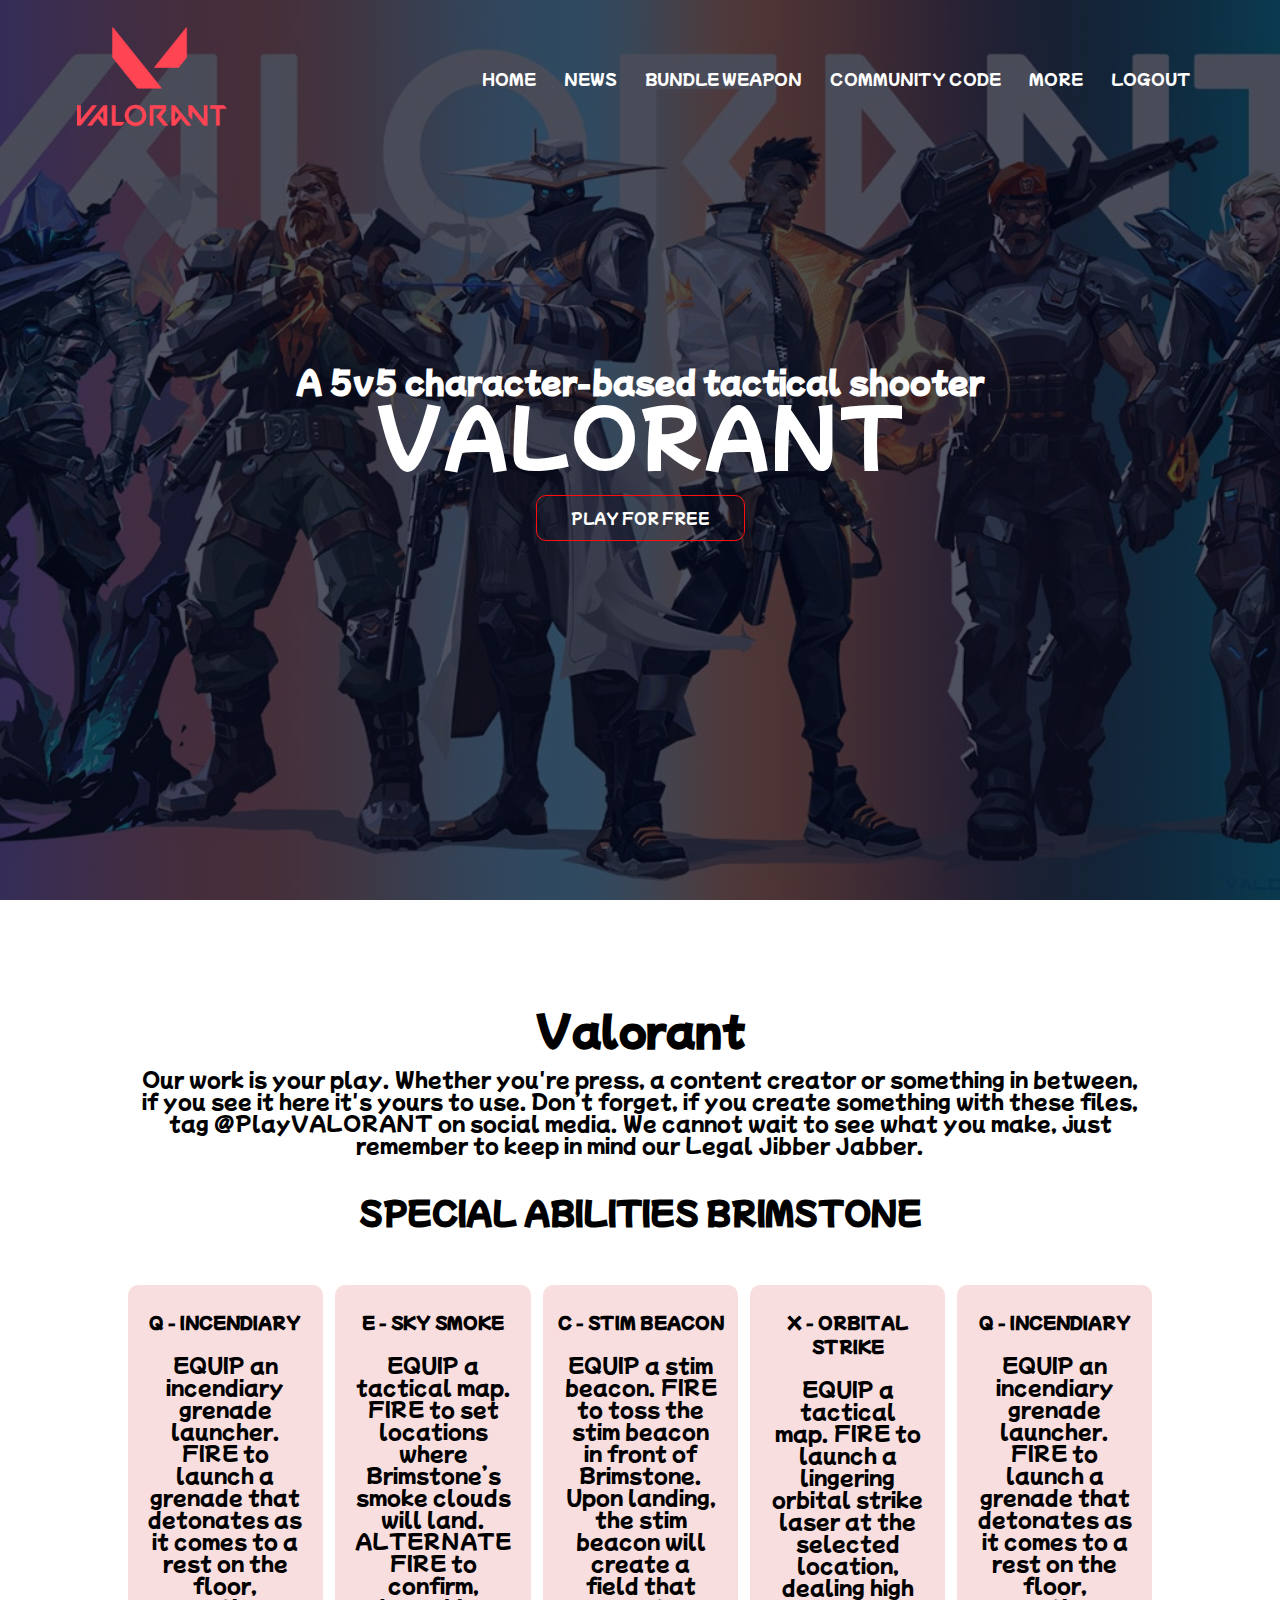
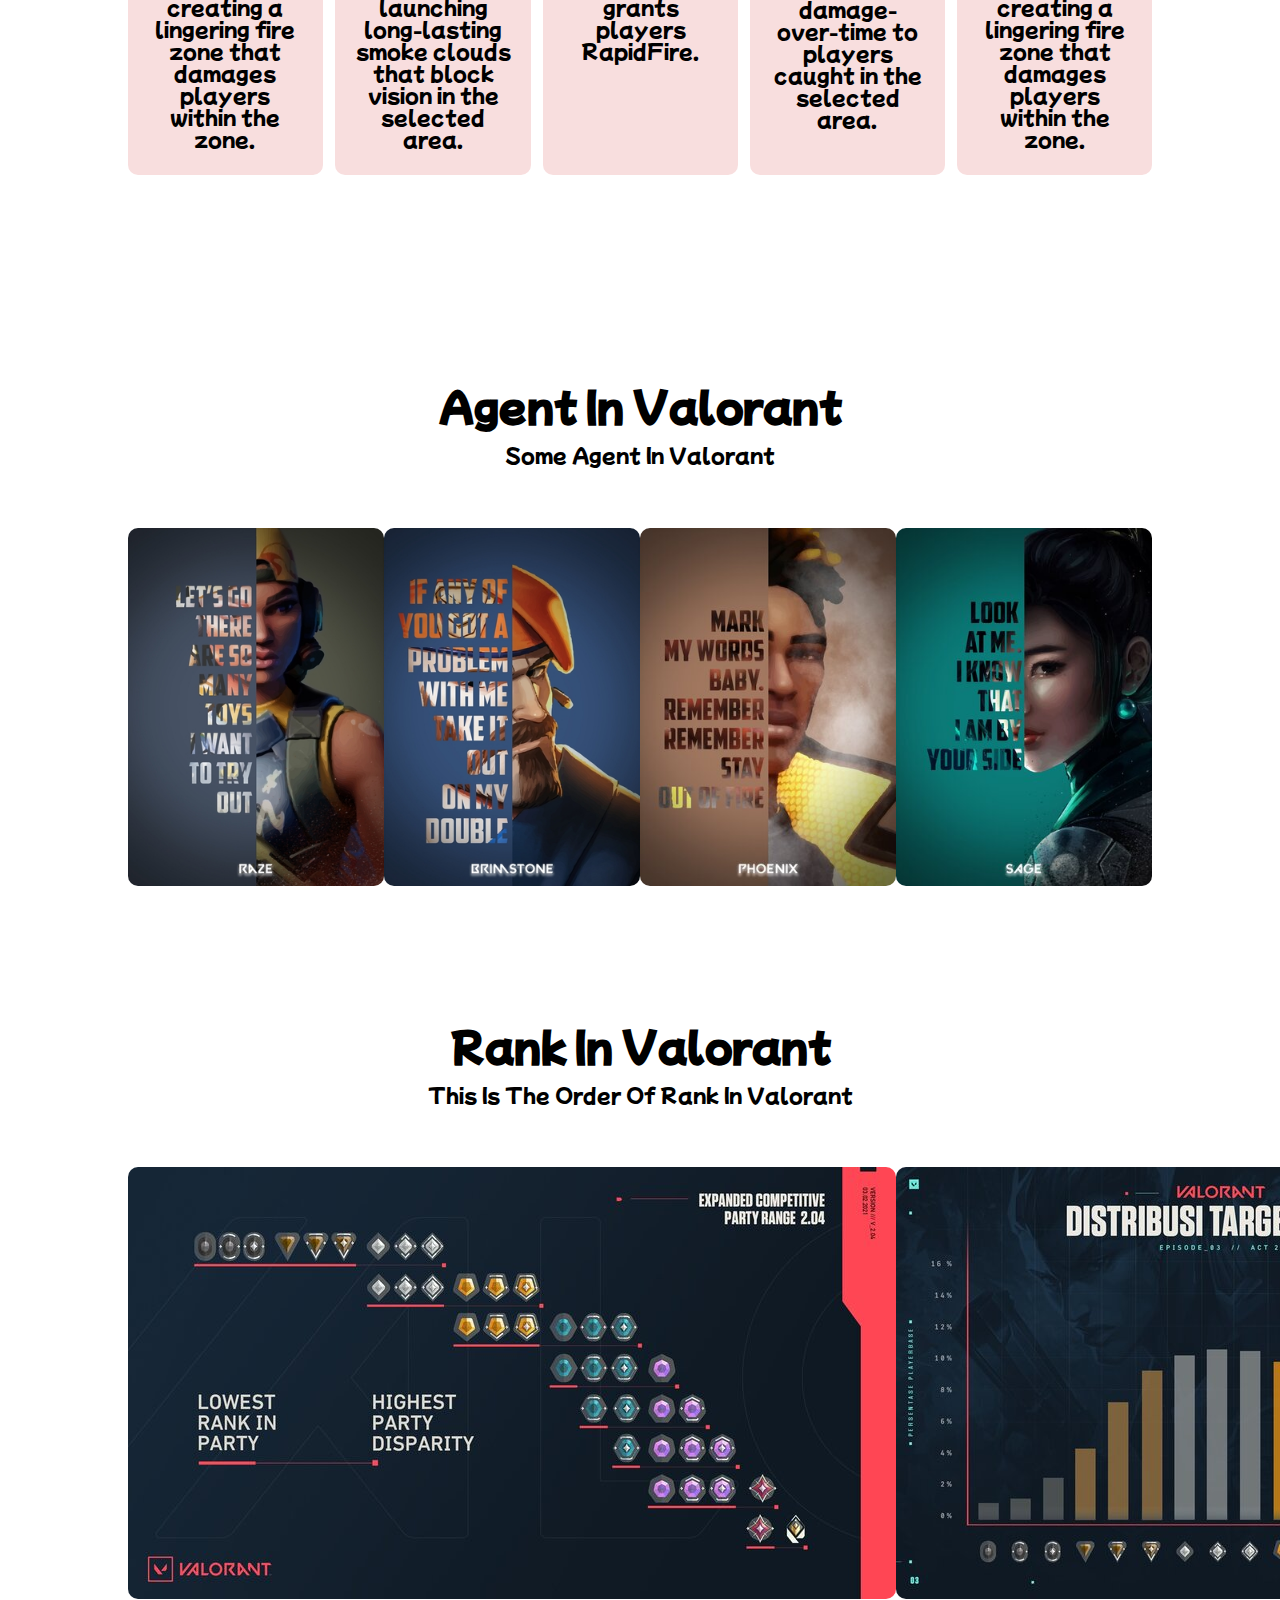
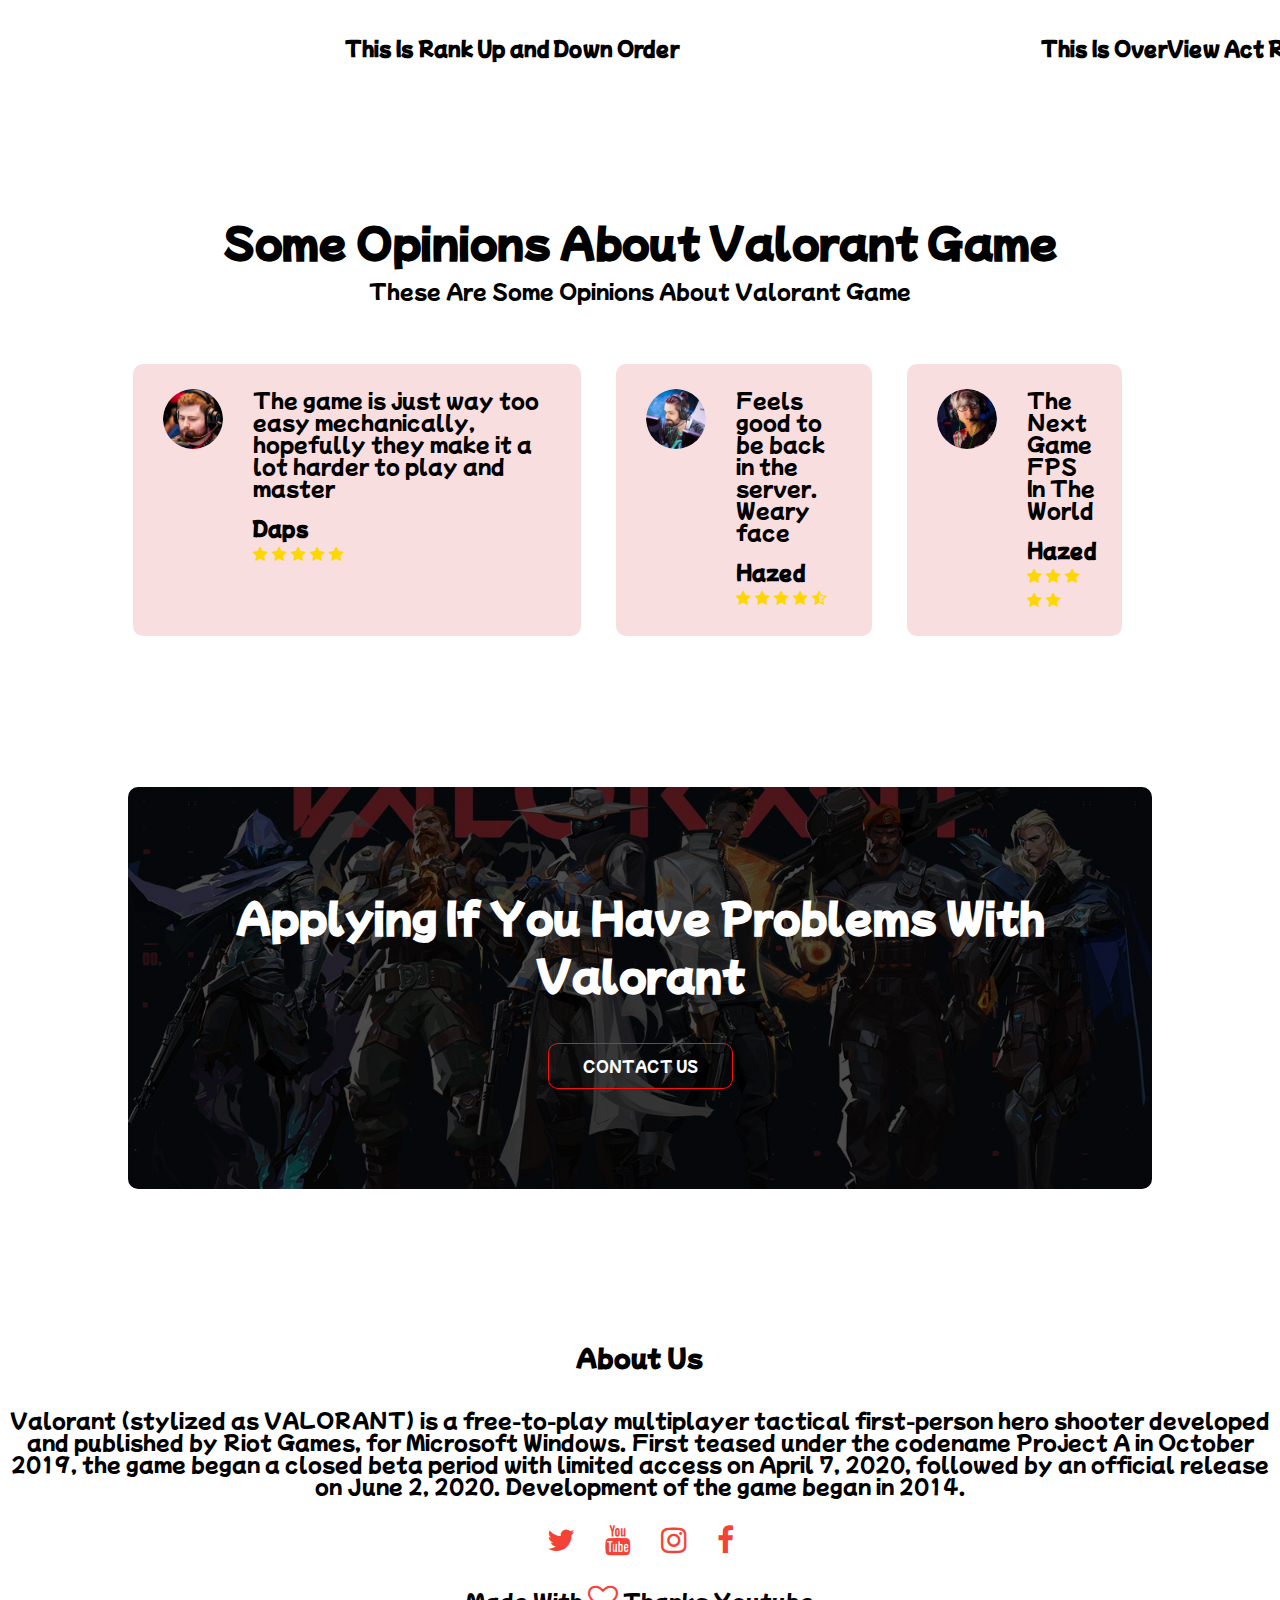
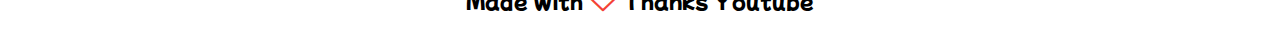
<file: website/index.html>
<!DOCTYPE html>
<html>

<head>
    <meta name="viewport" content="with=device-width, initial-scale=1.0">
    <title>PlayValorant</title>
    <link rel="stylesheet" href="style.css">
    <link rel="preconnect" href="https://fonts.googleapis.com">
    <link rel="preconnect" href="https://fonts.gstatic.com" crossorigin>
    <link href="https://fonts.googleapis.com/css2?family=Mochiy+Pop+One&display=swap" rel="stylesheet">
    <link rel="stylesheet" href="https://cdnjs.cloudflare.com/ajax/libs/font-awesome/4.7.0/css/font-awesome.min.css">
</head>

<body>
    <section class="header">
        <nav>
            <a href="index.html"><img src="assets/images/logo.png"></a>
            <div class="nav-links" id="navLinks">
                <i class="fa fa-times-circle-o" onclick="hideMenu()"></i>
                <ul>
                    <li><a href="index.html">HOME</a></li>
                    <li><a href="news.html">NEWS</a></li>
                    <li><a href="bundleweapon.html">BUNDLE WEAPON</a></li>
                    <li><a href="communitycode.html">COMMUNITY CODE</a></li>
                    <li><a href="more2.html">MORE</a></li>
                    <li><a href="http://localhost/UASERP/logout.php">LOGOUT</a></li>
                </ul>
            </div>
            <i class="fa fa-bars" onclick="showMenu()"></i>

        </nav>
        <div class="text-box">
            <h1>A 5v5 character-based tactical shooter</h1>
            <p>VALORANT</p>
            <a href="https://playvalorant.com/en-us/" class="hero-btn">PLAY FOR FREE</a>
        </div>
    </section>

    <!----- Valorant ----->
    <section class="valorant">
        <h1>Valorant</h1>
        <p>Our work is your play. Whether you're press, a content creator or something in between, if you see it here it's yours to use. Don’t forget, if you create something with these files, tag @PlayVALORANT on social media. We cannot wait to see what
            you make, just remember to keep in mind our Legal Jibber Jabber.</p><br>

        <h2>SPECIAL ABILITIES BRIMSTONE</h2>

        <div class="row">
            <div class="valorant-col">
                <h4>Q - INCENDIARY</h4>
                <p>EQUIP an incendiary grenade launcher. FIRE to launch a grenade that detonates as it comes to a rest on the floor, creating a lingering fire zone that damages players within the zone.</p>
            </div>
            <div class="valorant-col">
                <h4>E - SKY SMOKE</h4>
                <p>EQUIP a tactical map. FIRE to set locations where Brimstone’s smoke clouds will land. ALTERNATE FIRE to confirm, launching long-lasting smoke clouds that block vision in the selected area.</p>
            </div>
            <div class="valorant-col">
                <h4>C - STIM BEACON</h4>
                <p>EQUIP a stim beacon. FIRE to toss the stim beacon in front of Brimstone. Upon landing, the stim beacon will create a field that grants players RapidFire.</p>
            </div>
            <div class="valorant-col">
                <h4>X - ORBITAL STRIKE</h4>
                <p>EQUIP a tactical map. FIRE to launch a lingering orbital strike laser at the selected location, dealing high damage-over-time to players caught in the selected area.</p>
            </div>
            <div class="valorant-col">
                <h4>Q - INCENDIARY</h4>
                <p>EQUIP an incendiary grenade launcher. FIRE to launch a grenade that detonates as it comes to a rest on the floor, creating a lingering fire zone that damages players within the zone.</p>
            </div>
        </div>
    </section>

    <!-----Agent----->
    <section class="agent">
        <h1>Agent In Valorant</h1>
        <p>Some Agent In Valorant</p>

        <div class="row">
            <div class="agent-col">
                <img src="assets/images/agent1.jpg">
                <div class="layer">
                    <h3>RAZE</h3>
                </div>
            </div>
            <div class="agent-col">
                <img src="assets/images/agent2.jpg">
                <div class="layer">
                    <h3>BRIMSTONE</h3>
                </div>
            </div>
            <div class="agent-col">
                <img src="assets/images/agent5.jpg">
                <div class="layer">
                    <h3>PHOENIX</h3>
                </div>
            </div>
            <div class="agent-col">
                <img src="assets/images/agent6.jpg">
                <div class="layer">
                    <h3>SAGE</h3>
                </div>
            </div>
        </div>
    </section>
    <!------Rank------>
    <section class="rank">
        <h1>Rank In Valorant</h1>
        <p>This Is The Order Of Rank In Valorant</p>

        <div class="row">
            <div class="rank-col">
                <img src="assets/images/Compet-queue-disparity1.jpg">
                <h3>This Is Rank Up and Down Order</h3>
            </div>
            <div class="rank-col">
                <img src="assets/images/Act Rank Graph1.jpg">
                <h3>This Is OverView Act Rank Graph In Valorant</h3>
            </div>
        </div>
    </section>

    <!-----Testimonials----->
    <section class="testimonials">
        <h1>Some Opinions About Valorant Game</h1>
        <p>These Are Some Opinions About Valorant Game</p>

        <div class="row">
            <div class="testimonial-col">
                <img src="assets/images/proplayer1-modified.png">
                <div>
                    <p>The game is just way too easy mechanically, hopefully they make it a lot harder to play and master
                    </p>
                    <h3>Daps</h3>
                    <i class="fa fa-star"></i>
                    <i class="fa fa-star"></i>
                    <i class="fa fa-star"></i>
                    <i class="fa fa-star"></i>
                    <i class="fa fa-star"></i>
                </div>
            </div>

            <div class="testimonial-col">
                <img src="assets/images/proplayer3-modified.png">
                <div>
                    <p>Feels good to be back in the server. Weary face</p>
                    <h3>Hazed</h3>
                    <i class="fa fa-star"></i>
                    <i class="fa fa-star"></i>
                    <i class="fa fa-star"></i>
                    <i class="fa fa-star"></i>
                    <i class="fa fa-star-half-o"></i>
                </div>
            </div>
            <div class="testimonial-col">
                <img src="assets/images/proplayer4-modified.png">
                <div>
                    <p>The Next Game FPS In The World</p>
                    <h3>Hazed</h3>
                    <i class="fa fa-star"></i>
                    <i class="fa fa-star"></i>
                    <i class="fa fa-star"></i>
                    <i class="fa fa-star"></i>
                    <i class="fa fa-star"></i>
                </div>
            </div>
        </div>
    </section>

    <!-----Call To Action ----->
    <section class="cta">
        <h1>Applying If You Have Problems With Valorant</h1>
        <a href="https://support-valorant.riotgames.com/hc/en-us/requests/new" class="hero-btn">CONTACT US</a>
    </section>

    <!-----Footer ----->
    <Section class="footer">
        <h4>About Us</h4>
        <p>Valorant (stylized as VALORANT) is a free-to-play multiplayer tactical first-person hero shooter developed and published by Riot Games, for Microsoft Windows. First teased under the codename Project A in October 2019, the game began a closed beta
            period with limited access on April 7, 2020, followed by an official release on June 2, 2020. Development of the game began in 2014.</p>
        <div class="icon">
            <i class="fa fa-twitter" style='font-size:30px'></i>
            <i class="fa fa-youtube" style='font-size:30px'></i>
            <i class="fa fa-instagram" style='font-size:30px'></i>
            <i class="fa fa-facebook" style='font-size:30px'></i>
        </div>
        <p>Made With <i class="fa fa-heart-o" style='font-size:30px'></i> Thanks Youtube</p>
    </Section>

    <!--------Javascript for Toggle
                    Menu--------->
    <script>
        var navLinks = document.getElementById("navLinks");

        function showMenu() {
            navLinks.style.right = "0";
        }

        function hideMenu() {
            navLinks.style.right = "-200px";
        }
    </script>
</body>

</html>
</file>
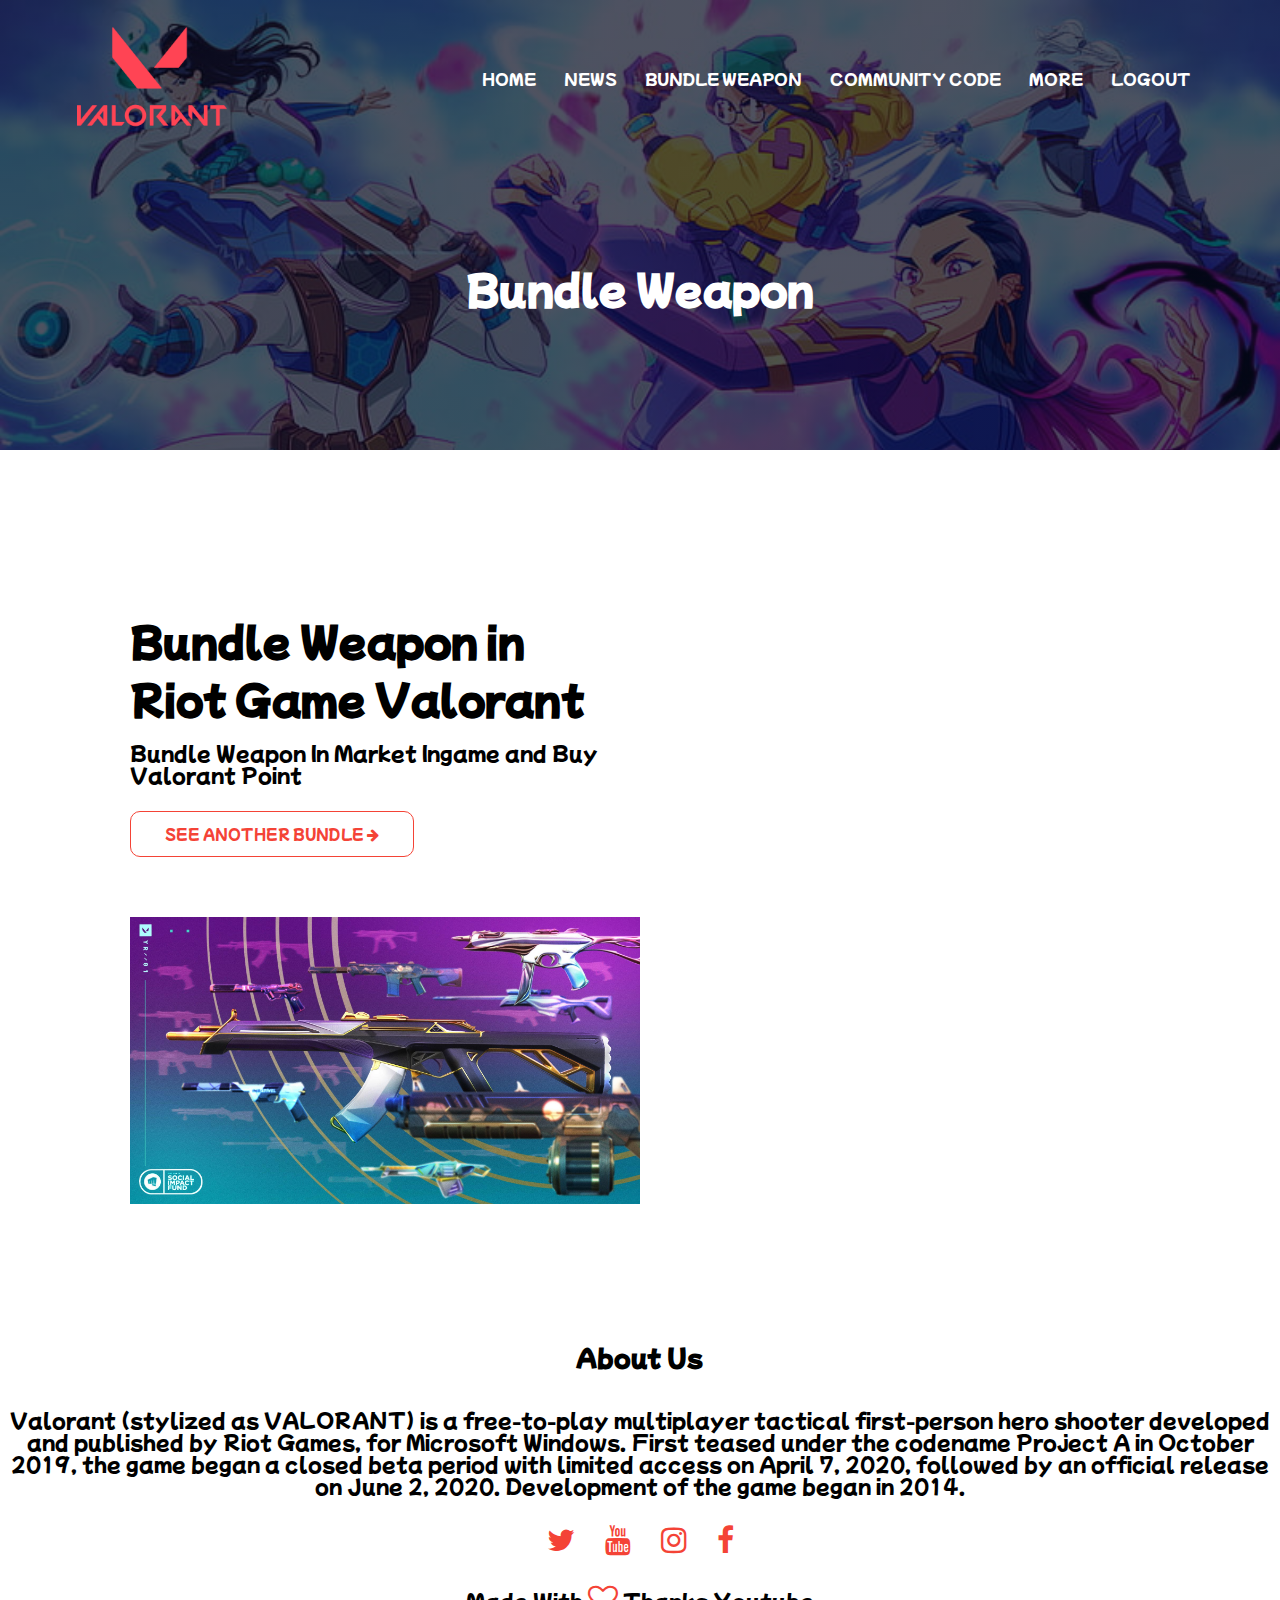
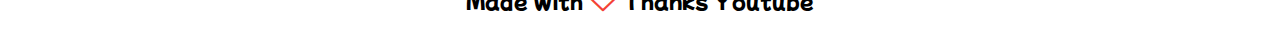
<file: website/bundleweapon.html>
<!DOCTYPE html>
<html>

<head>
    <meta name="viewport" content="with=device-width, initial-scale=1.0">
    <title>PlayValorant</title>
    <link rel="stylesheet" href="style.css">
    <link rel="preconnect" href="https://fonts.googleapis.com">
    <link rel="preconnect" href="https://fonts.gstatic.com" crossorigin>
    <link href="https://fonts.googleapis.com/css2?family=Mochiy+Pop+One&display=swap" rel="stylesheet">
    <link rel="stylesheet" href="https://cdnjs.cloudflare.com/ajax/libs/font-awesome/4.7.0/css/font-awesome.min.css">
</head>

<body>
    <section class="sub-headerr">
        <nav>
            <a href="index.html"><img src="assets/images/logo.png"></a>
            <div class="nav-links" id="navLinks">
                <i class="fa fa-times-circle-o" onclick="hideMenu()"></i>
                <ul>
                    <li><a href="index.html">HOME</a></li>
                    <li><a href="news.html">NEWS</a></li>
                    <li><a href="bundleweapon.html">BUNDLE WEAPON</a></li>
                    <li><a href="communitycode.html">COMMUNITY CODE</a></li>
                    <li><a href="more2.html">MORE</a></li>
                    <li><a href="http://localhost/UASERP/logout.php">LOGOUT</a></li>
                </ul>
            </div>
            <i class="fa fa-bars" onclick="showMenu()"></i>
        </nav>
        <h1>Bundle Weapon</h1>
    </section>

    <!-------- Bundle Weapon -------->
    <section class="bundleweapon">
        <div class="row">
            <div class="bundleweapon-col">
                <h1>Bundle Weapon in Riot Game Valorant</h1>
                <p>Bundle Weapon In Market Ingame and Buy Valorant Point</p>
                <a href="https://playvalorant.com/en-us/media/" class="hero-btn red-btn">SEE ANOTHER BUNDLE <i
                        class="fa fa-arrow-right"></i>
                </a>
            </div>
        </div>
        <div class="bundleweapon-col">
            <img src="assets/images/a/bundlevalo.jpg">
        </div>
    </section>



    <!-----Footer ----->
    <Section class="footer">
        <h4>About Us</h4>
        <p>Valorant (stylized as VALORANT) is a free-to-play multiplayer tactical first-person hero shooter developed and published by Riot Games, for Microsoft Windows. First teased under the codename Project A in October 2019, the game began a closed beta
            period with limited access on April 7, 2020, followed by an official release on June 2, 2020. Development of the game began in 2014.</p>
        <div class="icon">
            <i class="fa fa-twitter" style='font-size:30px'></i>
            <i class="fa fa-youtube" style='font-size:30px'></i>
            <i class="fa fa-instagram" style='font-size:30px'></i>
            <i class="fa fa-facebook" style='font-size:30px'></i>
        </div>
        <p>Made With <i class="fa fa-heart-o" style='font-size:30px'></i> Thanks Youtube</p>
    </Section>

    <!--------Javascript for Toggle
                    Menu--------->
    <script>
        var navLinks = document.getElementById("navLinks");

        function showMenu() {
            navLinks.style.right = "0";
        }

        function hideMenu() {
            navLinks.style.right = "-200px";
        }
    </script>
</body>

</html>
</file>
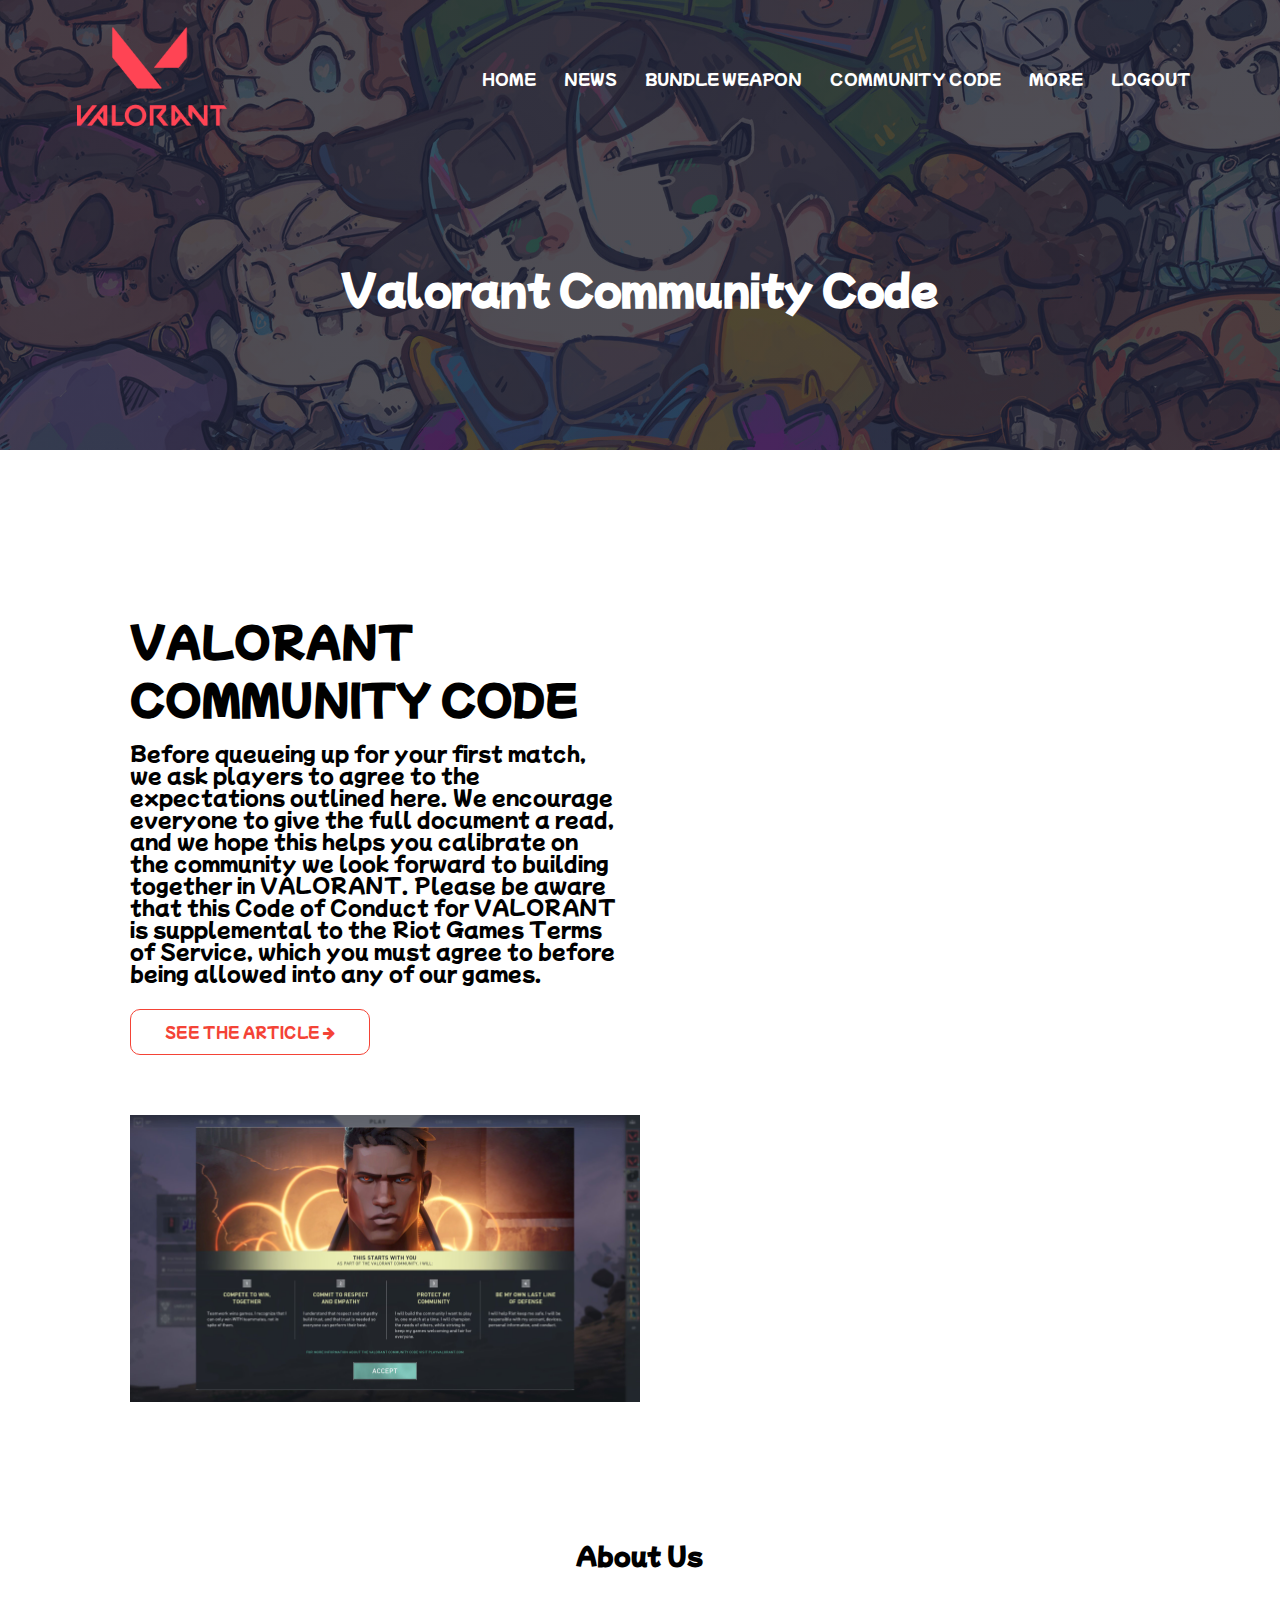
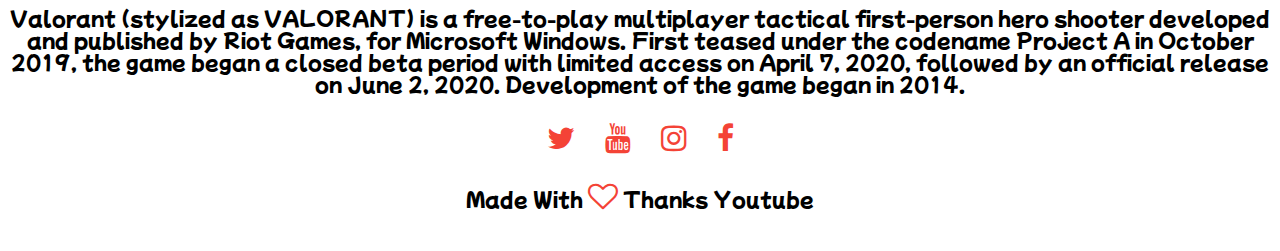
<file: website/communitycode.html>
<!DOCTYPE html>
<html>

<head>
    <meta name="viewport" content="with=device-width, initial-scale=1.0">
    <title>PlayValorant</title>
    <link rel="stylesheet" href="style.css">
    <link rel="preconnect" href="https://fonts.googleapis.com">
    <link rel="preconnect" href="https://fonts.gstatic.com" crossorigin>
    <link href="https://fonts.googleapis.com/css2?family=Mochiy+Pop+One&display=swap" rel="stylesheet">
    <link rel="stylesheet" href="https://cdnjs.cloudflare.com/ajax/libs/font-awesome/4.7.0/css/font-awesome.min.css">
</head>

<body>
    <section class="sub-headeerr">
        <nav>
            <a href="index.html"><img src="assets/images/logo.png"></a>
            <div class="nav-links" id="navLinks">
                <i class="fa fa-times-circle-o" onclick="hideMenu()"></i>
                <ul>
                    <li><a href="index.html">HOME</a></li>
                    <li><a href="news.html">NEWS</a></li>
                    <li><a href="bundleweapon.html">BUNDLE WEAPON</a></li>
                    <li><a href="communitycode.html">COMMUNITY CODE</a></li>
                    <li><a href="more2.html">MORE</a></li>
                    <li><a href="http://localhost/UASERP/logout.php">LOGOUT</a></li>
                </ul>
            </div>
            <i class="fa fa-bars" onclick="showMenu()"></i>
        </nav>
        <h1>Valorant Community Code</h1>
    </section>

    <!-------- Valorant Community Code -------->
    <section class="community-code">
        <div class="row">
            <div class="community-code-col">
                <h1>VALORANT COMMUNITY CODE</h1>
                <p>Before queueing up for your first match, we ask players to agree to the expectations outlined here. We encourage everyone to give the full document a read, and we hope this helps you calibrate on the community we look forward to building
                    together in VALORANT. Please be aware that this Code of Conduct for VALORANT is supplemental to the Riot Games Terms of Service, which you must agree to before being allowed into any of our games.</p>
                <a href="https://playvalorant.com/en-us/news/announcements/valorant-community-code/" class="hero-btn red-btn">SEE THE ARTICLE <i class="fa fa-arrow-right"></i>
                </a>
            </div>
        </div>

        <div class="bundleweapon-col">
            <img src="assets/images/cm.jpg">
        </div>

    </section>



    <!-----Footer ----->
    <Section class="footer">
        <h4>About Us</h4>
        <p>Valorant (stylized as VALORANT) is a free-to-play multiplayer tactical first-person hero shooter developed and published by Riot Games, for Microsoft Windows. First teased under the codename Project A in October 2019, the game began a closed beta
            period with limited access on April 7, 2020, followed by an official release on June 2, 2020. Development of the game began in 2014.</p>
        <div class="icon">
            <i class="fa fa-twitter" style='font-size:30px'></i>
            <i class="fa fa-youtube" style='font-size:30px'></i>
            <i class="fa fa-instagram" style='font-size:30px'></i>
            <i class="fa fa-facebook" style='font-size:30px'></i>
        </div>
        <p>Made With <i class="fa fa-heart-o" style='font-size:30px'></i> Thanks Youtube</p>
    </Section>

    <!--------Javascript for Toggle
                    Menu--------->
    <script>
        var navLinks = document.getElementById("navLinks");

        function showMenu() {
            navLinks.style.right = "0";
        }

        function hideMenu() {
            navLinks.style.right = "-200px";
        }
    </script>
</body>

</html>
</file>
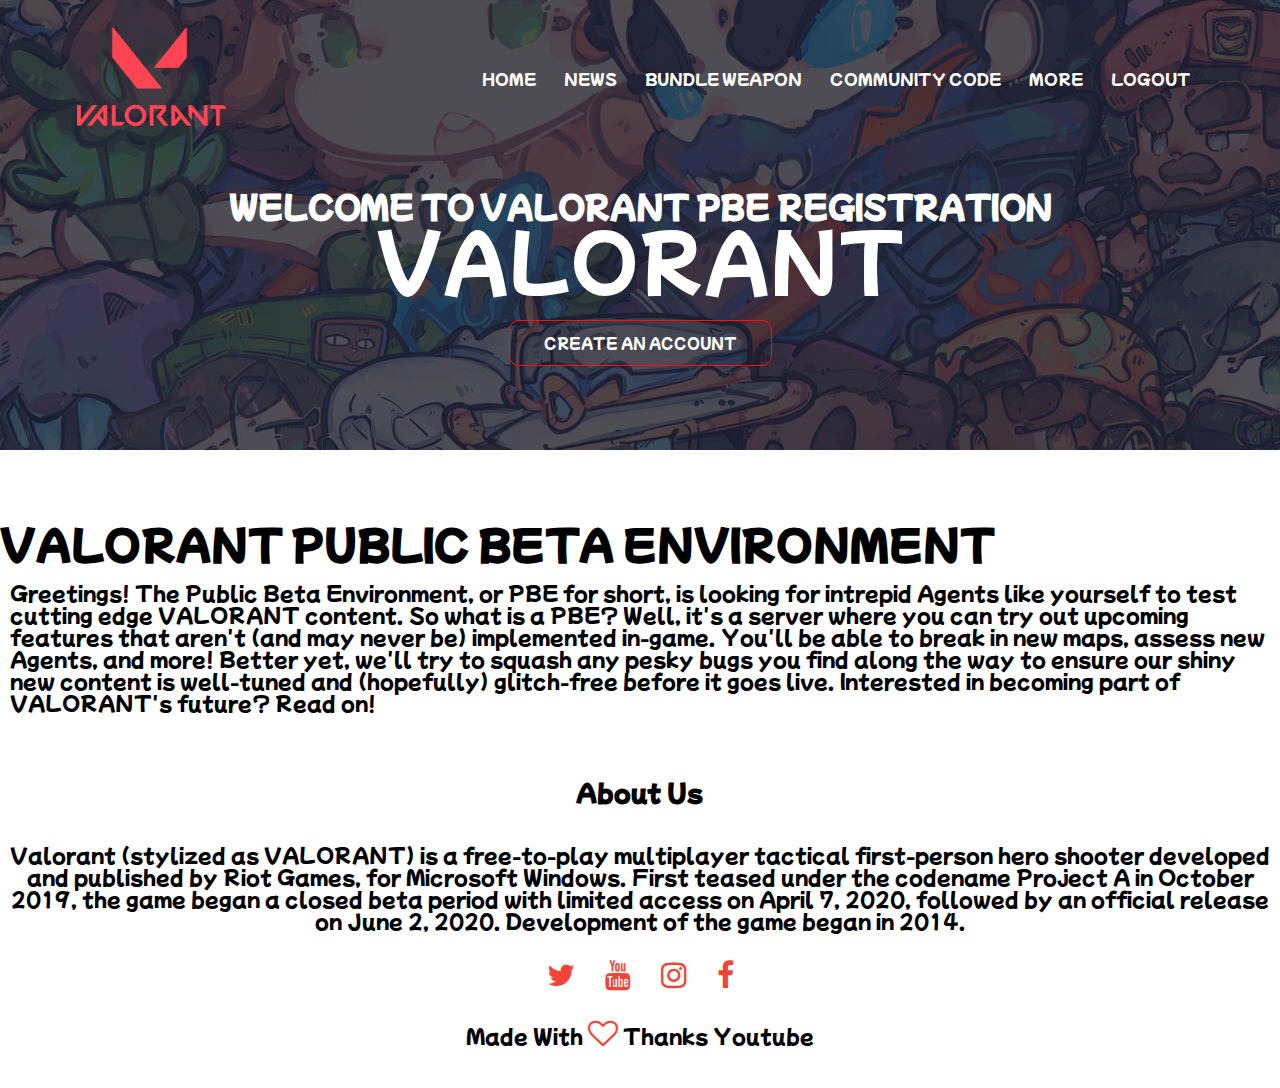
<file: website/more.html>
<!DOCTYPE html>
<html>

<head>
    <meta name="viewport" content="with=device-width, initial-scale=1.0">
    <title>PlayValorant</title>
    <link rel="stylesheet" href="style.css">
    <link rel="preconnect" href="https://fonts.googleapis.com">
    <link rel="preconnect" href="https://fonts.gstatic.com" crossorigin>
    <link href="https://fonts.googleapis.com/css2?family=Mochiy+Pop+One&display=swap" rel="stylesheet">
    <link rel="stylesheet" href="https://cdnjs.cloudflare.com/ajax/libs/font-awesome/4.7.0/css/font-awesome.min.css">
</head>

<body>
    <section class="sub-headderr">
        <nav>
            <a href="index.html"><img src="assets/images/logo.png"></a>
            <div class="nav-links" id="navLinks">
                <i class="fa fa-times-circle-o" onclick="hideMenu()"></i>
                <ul>
                    <li><a href="index.html">HOME</a></li>
                    <li><a href="news.html">NEWS</a></li>
                    <li><a href="bundleweapon.html">BUNDLE WEAPON</a></li>
                    <li><a href="communitycode.html">COMMUNITY CODE</a></li>
                    <li><a href="more2.html">MORE</a></li>
                    <li><a href="http://localhost/UASERP/logout.php">LOGOUT</a></li>
                </ul>
            </div>
            <i class="fa fa-bars" onclick="showMenu()"></i>
        </nav>
        <div class="text-box">
            <h1>WELCOME TO VALORANT PBE REGISTRATION</h1>
            <p>VALORANT</p>
            <a href="http://localhost/TO/" class="hero-btn">CREATE AN ACCOUNT</a>
        </div>
    </section>

    <!-------- VALORANT PBE REGISTRATION -------->
    <section class="regis">
        <div class="row">
            <div class="regis-col">
                <h1>VALORANT PUBLIC BETA ENVIRONMENT</h1>
                <p>Greetings! The Public Beta Environment, or PBE for short, is looking for intrepid Agents like yourself to test cutting edge VALORANT content. So what is a PBE? Well, it's a server where you can try out upcoming features that aren't (and
                    may never be) implemented in-game. You'll be able to break in new maps, assess new Agents, and more! Better yet, we'll try to squash any pesky bugs you find along the way to ensure our shiny new content is well-tuned and (hopefully)
                    glitch-free before it goes live. Interested in becoming part of VALORANT's future? Read on!</p>
                </a>
            </div>
        </div>
    </section>



    <!-----Footer ----->
    <Section class="footer">
        <h4>About Us</h4>
        <p>Valorant (stylized as VALORANT) is a free-to-play multiplayer tactical first-person hero shooter developed and published by Riot Games, for Microsoft Windows. First teased under the codename Project A in October 2019, the game began a closed beta
            period with limited access on April 7, 2020, followed by an official release on June 2, 2020. Development of the game began in 2014.</p>
        <div class="icon">
            <i class="fa fa-twitter" style='font-size:30px'></i>
            <i class="fa fa-youtube" style='font-size:30px'></i>
            <i class="fa fa-instagram" style='font-size:30px'></i>
            <i class="fa fa-facebook" style='font-size:30px'></i>
        </div>
        <p>Made With <i class="fa fa-heart-o" style='font-size:30px'></i> Thanks Youtube</p>
    </Section>

    <!--------Javascript for Toggle
                    Menu--------->
    <script>
        var navLinks = document.getElementById("navLinks");

        function showMenu() {
            navLinks.style.right = "0";
        }

        function hideMenu() {
            navLinks.style.right = "-200px";
        }
    </script>
</body>

</html>
</file>
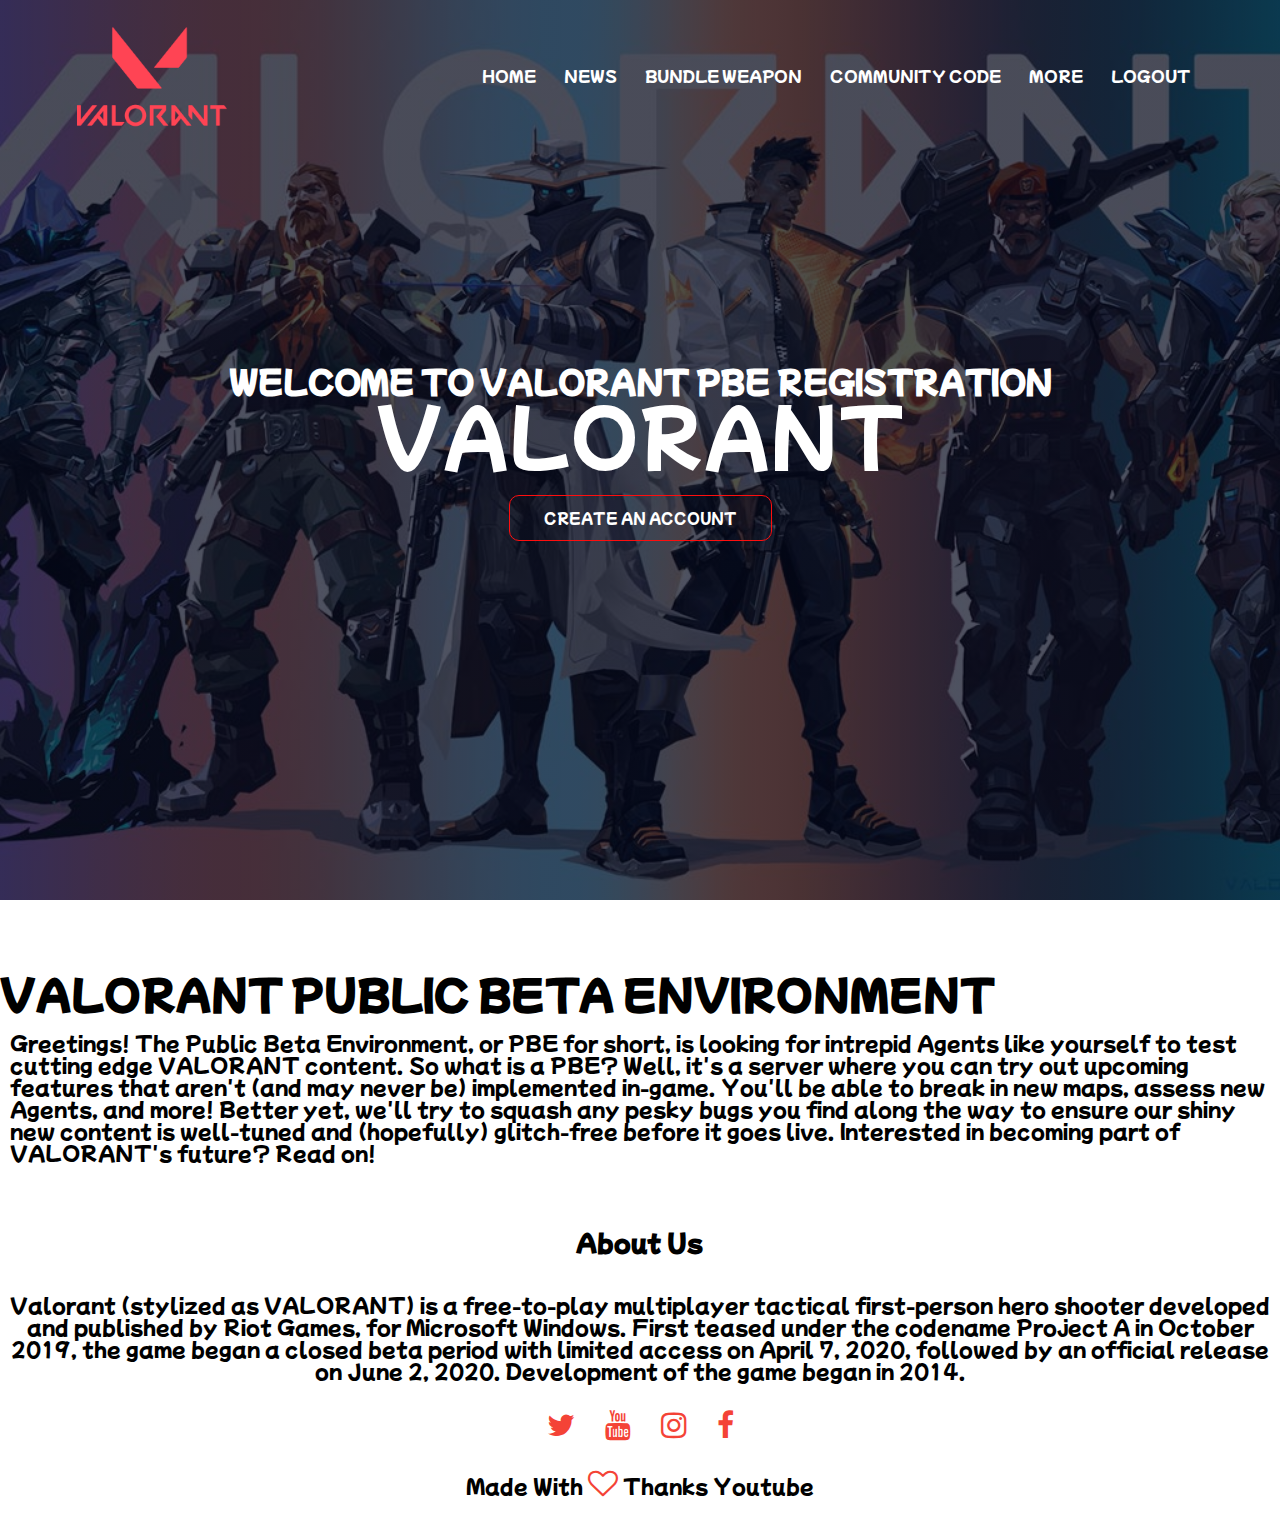
<file: website/more2.html>
<html>

<head>
    <meta name="viewport" content="with=device-width, initial-scale=1.0">
    <title>PlayValorant</title>
    <link rel="stylesheet" href="style.css">
    <link rel="preconnect" href="https://fonts.googleapis.com">
    <link rel="preconnect" href="https://fonts.gstatic.com" crossorigin>
    <link href="https://fonts.googleapis.com/css2?family=Mochiy+Pop+One&display=swap" rel="stylesheet">
    <link rel="stylesheet" href="https://cdnjs.cloudflare.com/ajax/libs/font-awesome/4.7.0/css/font-awesome.min.css">
</head>

<body>
    <section class="header">
        <nav>
            <a href="index.html"><img src="assets/images/logo.png"></a>
            <div class="nav-links" id="navLinks">
                <i class="fa fa-times-circle-o" onclick="hideMenu()"></i>
                <ul>
                    <li><a href="index.html">HOME</a></li>
                    <li><a href="news.html">NEWS</a></li>
                    <li><a href="bundleweapon.html">BUNDLE WEAPON</a></li>
                    <li><a href="communitycode.html">COMMUNITY CODE</a></li>
                    <li><a href="more2.html">MORE</a></li>
                    <li><a href="http://localhost/UASERP/logout.php">LOGOUT</a></li>
                </ul>
            </div>
            <i class="fa fa-bars" onclick="showMenu()"></i>

        </nav>
        <div class="text-box">
            <h1>WELCOME TO VALORANT PBE REGISTRATION</h1>
            <p>VALORANT</p>
            <a href="http://localhost/TO/" class="hero-btn">CREATE AN ACCOUNT</a>
        </div>
    </section>
    <!-------- VALORANT PBE REGISTRATION -------->
    <section class="regis">
        <div class="row">
            <div class="regis-col">
                <h1>VALORANT PUBLIC BETA ENVIRONMENT</h1>
                <p>Greetings! The Public Beta Environment, or PBE for short, is looking for intrepid Agents like yourself to test cutting edge VALORANT content. So what is a PBE? Well, it's a server where you can try out upcoming features that aren't (and
                    may never be) implemented in-game. You'll be able to break in new maps, assess new Agents, and more! Better yet, we'll try to squash any pesky bugs you find along the way to ensure our shiny new content is well-tuned and (hopefully)
                    glitch-free before it goes live. Interested in becoming part of VALORANT's future? Read on!</p>
                </a>
            </div>
        </div>
    </section>

    <!-----Footer ----->
    <Section class="footer">
        <h4>About Us</h4>
        <p>Valorant (stylized as VALORANT) is a free-to-play multiplayer tactical first-person hero shooter developed and published by Riot Games, for Microsoft Windows. First teased under the codename Project A in October 2019, the game began a closed beta
            period with limited access on April 7, 2020, followed by an official release on June 2, 2020. Development of the game began in 2014.</p>
        <div class="icon">
            <i class="fa fa-twitter" style='font-size:30px'></i>
            <i class="fa fa-youtube" style='font-size:30px'></i>
            <i class="fa fa-instagram" style='font-size:30px'></i>
            <i class="fa fa-facebook" style='font-size:30px'></i>
        </div>
        <p>Made With <i class="fa fa-heart-o" style='font-size:30px'></i> Thanks Youtube</p>
    </Section>

    <!--------Javascript for Toggle Menu--------->
    <script>
        var navLinks = document.getElementById("navLinks");

        function showMenu() {
            navLinks.style.right = "0";
        }

        function hideMenu() {
            navLinks.style.right = "-200px";
        }
    </script>
</body>

</html>
</file>
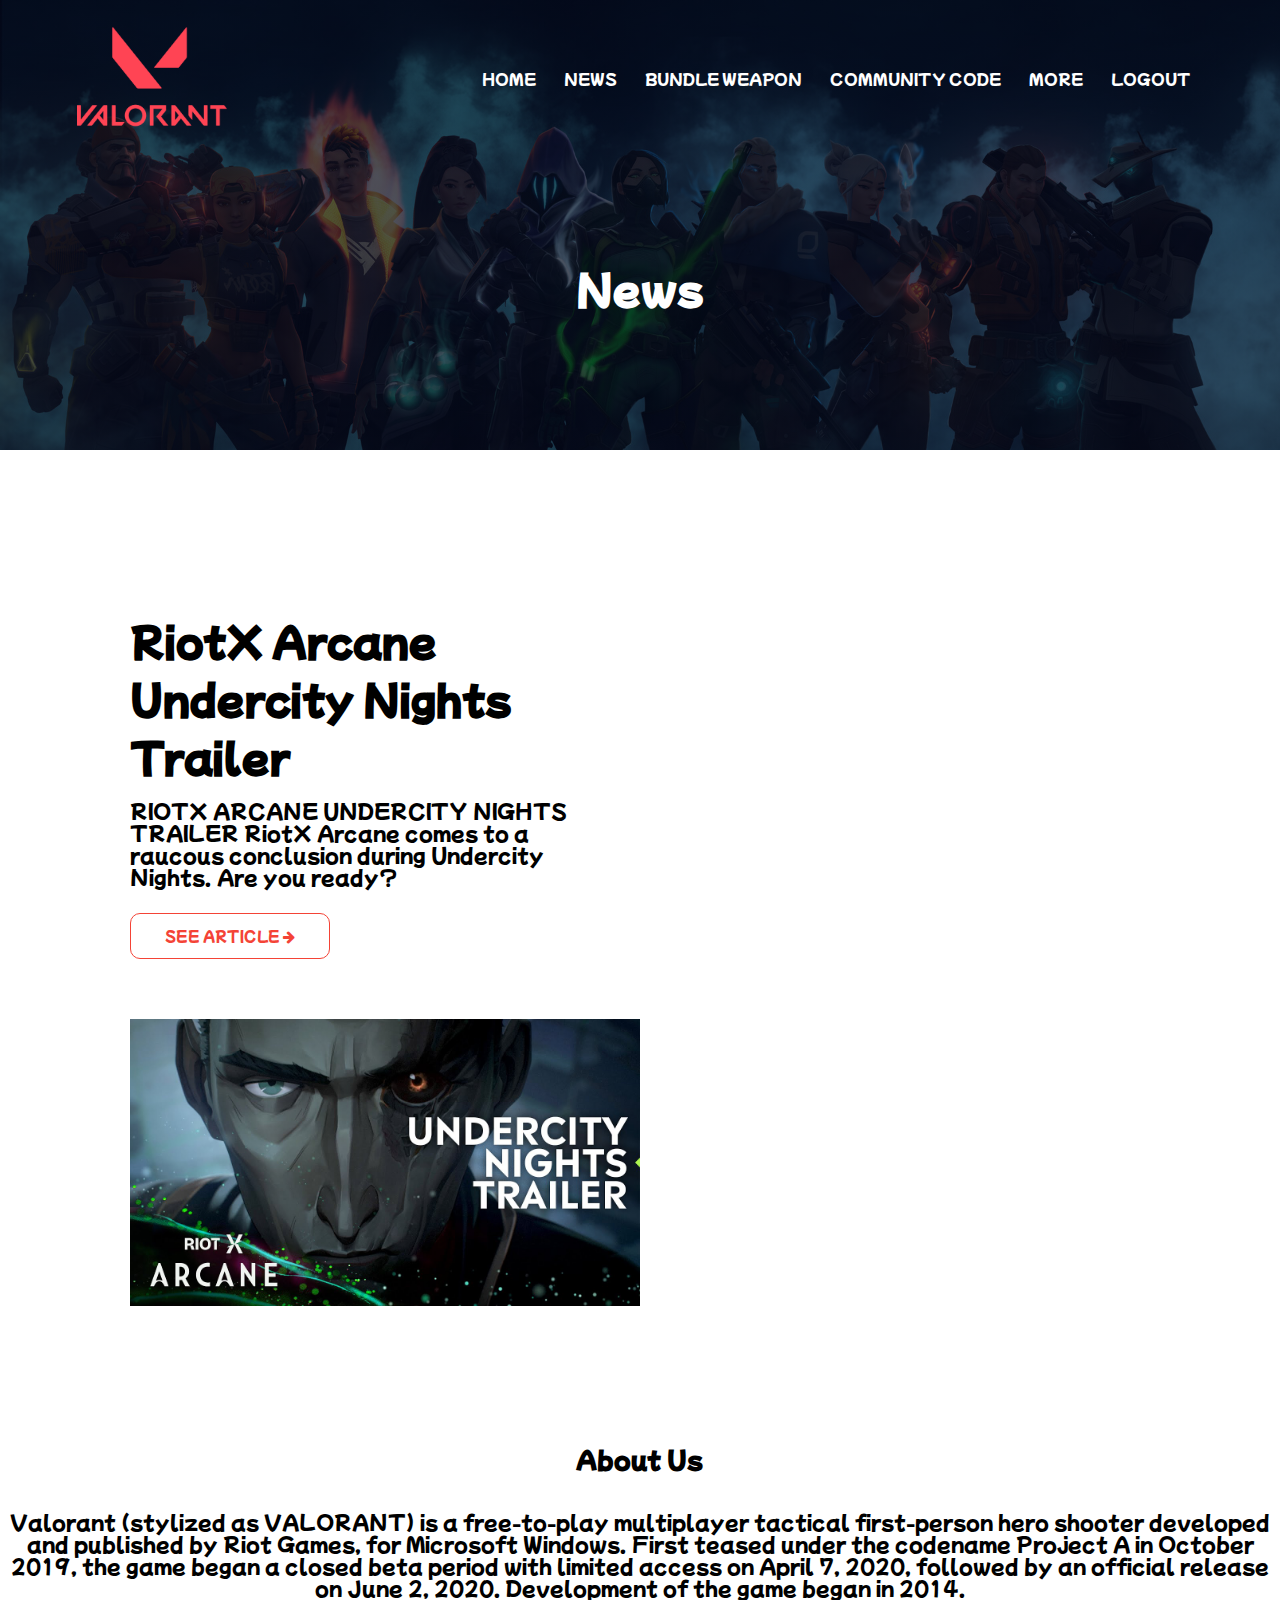
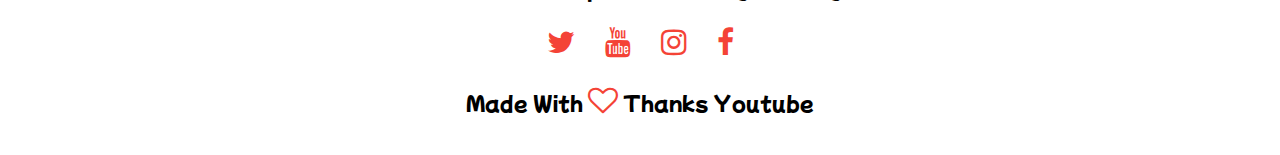
<file: website/news.html>
<!DOCTYPE html>
<html>

<head>
    <meta name="viewport" content="with=device-width, initial-scale=1.0">
    <title>PlayValorant</title>
    <link rel="stylesheet" href="style.css">
    <link rel="preconnect" href="https://fonts.googleapis.com">
    <link rel="preconnect" href="https://fonts.gstatic.com" crossorigin>
    <link href="https://fonts.googleapis.com/css2?family=Mochiy+Pop+One&display=swap" rel="stylesheet">
    <link rel="stylesheet" href="https://cdnjs.cloudflare.com/ajax/libs/font-awesome/4.7.0/css/font-awesome.min.css">
</head>

<body>
    <section class="sub-header">
        <nav>
            <a href="index.html"><img src="assets/images/logo.png"></a>
            <div class="nav-links" id="navLinks">
                <i class="fa fa-times-circle-o" onclick="hideMenu()"></i>
                <ul>
                    <li><a href="index.html">HOME</a></li>
                    <li><a href="news.html">NEWS</a></li>
                    <li><a href="bundleweapon.html">BUNDLE WEAPON</a></li>
                    <li><a href="communitycode.html">COMMUNITY CODE</a></li>
                    <li><a href="more2.html">MORE</a></li>
                    <li><a href="http://localhost/UASERP/logout.php">LOGOUT</a></li>
                </ul>
            </div>
            <i class="fa fa-bars" onclick="showMenu()"></i>
        </nav>
        <h1>News</h1>
    </section>

    <!--------News-------->
    <section class="News">
        <div class="row">
            <div class="News-col">
                <h1>RiotX Arcane Undercity Nights Trailer</h1>
                <p>RIOTX ARCANE UNDERCITY NIGHTS TRAILER RiotX Arcane comes to a raucous conclusion during Undercity Nights. Are you ready?</p>
                <a href="https://www.youtube.com/watch?v=47J9q4BWfBw" class="hero-btn red-btn">SEE ARTICLE <i
                        class="fa fa-arrow-right"></i>
                </a>
            </div>
        </div>
        <div class="News-col">
            <img src="assets/images/a/News.jpg">
        </div>
    </section>



    <!-----Footer ----->
    <Section class="footer">
        <h4>About Us</h4>
        <p>Valorant (stylized as VALORANT) is a free-to-play multiplayer tactical first-person hero shooter developed and published by Riot Games, for Microsoft Windows. First teased under the codename Project A in October 2019, the game began a closed beta
            period with limited access on April 7, 2020, followed by an official release on June 2, 2020. Development of the game began in 2014.</p>
        <div class="icon">
            <i class="fa fa-twitter" style='font-size:30px'></i>
            <i class="fa fa-youtube" style='font-size:30px'></i>
            <i class="fa fa-instagram" style='font-size:30px'></i>
            <i class="fa fa-facebook" style='font-size:30px'></i>
        </div>
        <p>Made With <i class="fa fa-heart-o" style='font-size:30px'></i> Thanks Youtube</p>
    </Section>

    <!--------Javascript for Toggle
                    Menu--------->
    <script>
        var navLinks = document.getElementById("navLinks");

        function showMenu() {
            navLinks.style.right = "0";
        }

        function hideMenu() {
            navLinks.style.right = "-200px";
        }
    </script>
</body>

</html>
</file>
<file: website/style.css>
* {
    margin: 0;
    padding: 0;
    font-family: 'Mochiy Pop One', sans-serif;
}

.header {
    min-height: 100vh;
    width: 100%;
    background-image: linear-gradient(rgba(4, 9, 30, 0.7), rgba(4, 9, 30, 0.7)), url(assets/images/backroundvalo.jpg);
    background-position: center;
    background-size: cover;
    position: relative;
}

nav {
    display: flex;
    padding: 2% 6%;
    justify-content: space-between;
    align-items: center;
}

nav img {
    width: 150px;
}

.nav-links {
    flex: 1;
    text-align: right;
}

.nav-links ul li {
    list-style: none;
    display: inline-block;
    padding: 8px 12px;
    position: relative;
}

.nav-links ul li a {
    color: #fff;
    text-decoration: none;
    font-size: 15px;
}

.nav-links ul li::after {
    content: "";
    width: 0%;
    height: 3px;
    background: #f44336;
    display: block;
    margin: auto;
    transition: 0.7s;
}

.nav-links ul li:hover::after {
    width: 100%;
}

.text-box {
    width: 90%;
    color: #fff;
    position: absolute;
    top: 50%;
    left: 50%;
    transform: translate(-50%, -50%);
    text-align: center;
}

.text-box h1 {
    font-size: 30px;
}

.text-box p {
    margin: 10px 0 40px;
    font-size: 75px;
    color: #fff;
}

.hero-btn {
    display: inline-block;
    text-decoration: none;
    color: #fff;
    border: 1px solid rgb(255, 14, 14);
    border-radius: 10px;
    padding: 12px 34px;
    font-size: 14px;
    background: transparent;
    position: relative;
    cursor: pointer;
}

.hero-btn:hover {
    border: 1px solid rgb(255, 35, 35);
    background: #f44336;
    transition: 1s;
}

nav .fa {
    display: none;
}

@media(max-width:700px) {
    .text-box h1 {
        font-size: 20px;
    }
    .text-box p {
        font-size: 60px;
    }
    .nav-links ul li {
        display: block;
    }
    .nav-links {
        position: absolute;
        background: #ff1100;
        height: 100vh;
        width: 200px;
        top: 0;
        right: -200px;
        text-align: left;
        z-index: 2;
        transition: 2s;
    }
    nav .fa {
        display: block;
        color: #fff;
        margin: 10px;
        font-size: 22px;
        cursor: pointer;
    }
    .nav-links ul {
        padding: 30px;
    }
}


/*----- valorant -----*/

.valorant {
    width: 80px;
    margin: auto;
    text-align: center;
    padding: 100px;
}

h1 {
    font-size: 36px;
    font-weight: 600;
}

p {
    color: rgb(0, 0, 0);
    font-size: 15px;
    font-weight: 300;
    line-height: 22px;
    padding: 10px;
}

@media (max-width: 700px) {
    .valorant {
        posision: center;
    }
}


/*----- valorant -----*/

.valorant {
    width: 80%;
    margin: auto;
    text-align: center;
    padding-top: 100px;
}

h1 {
    font-size: 36px;
    font: 600;
}

p {
    color: rgb(0, 0, 0);
    font-size: 14px;
    font-weight: 300;
    line-height: 22px;
    padding: 10px;
}

h2 {
    font-size: 30px;
    position: center;
}

.row {
    margin-top: 5%;
    display: flex;
    justify-content: space-between;
}

.valorant-col {
    flex-basis: 19%;
    background: #f8dede;
    border-radius: 10px;
    margin-bottom: 5%;
    padding: 15px 10px;
    box-sizing: border-box;
    transition: 0.5s;
}

h4 {
    text-align: center;
    font-weight: 600;
    margin: 10px 0;
}

.valorant-col:hover {
    box-shadow: 0 0 20px 0px rgba(0, 0, 0, 0.2);
}

@media(max-width:700px) {
    .row {
        flex-direction: column;
    }
}


/*-----Agent-----*/

.agent {
    width: 80%;
    margin: auto;
    text-align: center;
    padding-top: 50px;
}

h1 {
    font-size: 40px;
}

p {
    font-size: 20px;
}

.agent-col {
    flex-basis: 32%;
    border-radius: 10px;
    margin-bottom: 30px;
    position: relative;
    overflow: hidden;
}

.agent-col img {
    width: 100%;
    display: block;
}

.agent h3 {
    padding: 10px;
    color: #fff;
}

.layer {
    background: transparent;
    height: 100%;
    width: 100%;
    position: absolute;
    top: 0;
    left: 0;
    transition: 0.5s;
}

.layer:hover {
    background: rgba(255, 160, 52, 0.7);
    padding: 10px;
}

.layer h3 {
    width: 100%;
    font: weight 500px;
    color: #fff;
    font-size: 26px;
    bottom: 0;
    left: 50%;
    transform: translateX(-50%);
    position: absolute;
    opacity: 0;
    transition: 0.5s;
}

.layer:hover h3 {
    bottom: 49%;
    opacity: 1;
}


/*-------Rank-------*/

.rank {
    width: 80%;
    margin: auto;
    text-align: center;
    padding-top: 100px;
}

.rank-col {
    flex-basis: 31%;
    border-radius: 10px;
    margin-bottom: 5%;
    text-align: center;
}

.rank-col img {
    flex-basis: 32%;
    border-radius: 10px;
    margin-bottom: 30px;
    position: relative;
    overflow: hidden;
}

@media(max-width:700px) {
    .rank-col h3 {
        font-size: 18px;
    }
    .rank-col img {
        posision: center;
        width: 100%;
        display: block;
    }
}


/*------testimonials-----*/

.testimonials {
    width: 80%;
    margin: auto;
    padding-top: 100px;
    text-align: center;
}

.testimonial-col {
    flex: basis 44%;
    border-radius: 10px;
    margin-bottom: 5%;
    margin-left: 5px;
    margin-right: 30px;
    text-align: left;
    background: #f8dede;
    padding: 25px;
    cursor: pointer;
    display: flex;
}

.testimonial-col img {
    height: 60px;
    margin-left: 5px;
    margin-right: 30px;
    border-radius: 50%;
}

.testimonial-col p {
    padding: 0;
}

.testimonial-col h3 {
    margin-top: 15px;
    text-align: left;
}

.testimonial-col .fa {
    color: gold;
}

@media(max-width:700px) {
    .testimonial-col img {
        margin-left: 0px;
        margin-right: 15px;
    }
    .testimonials {
        font-size: 20px;
        position: center;
    }
}


/*-----Call To Action------*/

.cta {
    margin: 100px auto;
    width: 80%;
    background-image: linear-gradient(rgba(0, 0, 0, 0.7), rgba(0, 0, 0, 0.7)), url(assets/images/cta.jpg);
    background-position: center;
    background-size: cover;
    border-radius: 10px;
    text-align: center;
    padding: 100px 0;
}

.cta h1 {
    color: #fff;
    margin-bottom: 40px;
    padding: 0;
}

@media (max-width: 700px) {
    .cta h1 {
        font-size: 24px;
    }
}


/*----- Footer ------*/

.footer {
    width: 100%;
    text-align: center;
    padding: 30px 0;
}

.footer h4 {
    font-size: 24px;
    margin-bottom: 25px;
    margin-top: 20px;
    font-weight: 600;
}

.icon .fa {
    color: #f44336;
    margin: 0 13px;
    cursor: pointer;
    padding: 18px 0;
}

.fa-heart-o {
    color: #f44336;
}


/*------------- News Page-----------------*/

.sub-header {
    height: 50vh;
    width: 100%;
    background-image: linear-gradient(rgba(4, 9, 30, 0.7), rgba(4, 9, 30, 0.7)), url(assets/images/backroundvalo2.jpg);
    background-position: cover;
    background-size: cover;
    text-align: center;
    color: #fff;
}

.sub-header h1 {
    margin-top: 100px;
}

.News {
    width: 80%;
    margin: auto;
    padding-top: 80px;
    padding-bottom: 50px;
}

.News-col {
    flex-basis: 48%;
    padding: 30px 2px;
}

.News-col img {
    width: 50%;
    posision: right;
}

.News-col h1 {
    padding: 0;
}

.News-col p {
    padding: 15px 0 25px;
}

.red-btn {
    border: 1px solid #f44336;
    background: transparent;
    color: #f44336;
}

.red-btn:hover {
    color: #fff;
}


/*------------- Bundle Weapon Page-----------------*/

.sub-headerr {
    height: 50vh;
    width: 100%;
    background-image: linear-gradient(rgba(4, 9, 30, 0.7), rgba(4, 9, 30, 0.7)), url(assets/images/bundle1.jpg);
    background-position: cover;
    background-size: cover;
    text-align: center;
    color: #fff;
}

.sub-headerr h1 {
    margin-top: 100px;
}

.bundleweapon {
    width: 80%;
    margin: auto;
    padding-top: 80px;
    padding-bottom: 50px;
}

.bundleweapon-col {
    flex-basis: 48%;
    padding: 30px 2px;
}

.bundleweapon-col img {
    width: 50%;
    posision: right;
}

.bundleweapon-col h1 {
    padding: 0;
}

.bundleweapon-col p {
    padding: 15px 0 25px;
}

.bundleweapon-btn {
    border: 1px solid #f44336;
    background: transparent;
    color: #f44336;
}

.bundleweapon-btn:hover {
    color: #fff;
}


/*------------- Valorant Community Code Page-----------------*/

.sub-headeerr {
    height: 50vh;
    width: 100%;
    background-image: linear-gradient(rgba(4, 9, 30, 0.7), rgba(4, 9, 30, 0.7)), url(assets/images/leaderboard.jpg);
    background-position: cover;
    background-size: cover;
    text-align: center;
    color: #fff;
}

.sub-headeerr h1 {
    margin-top: 100px;
}

.community-code {
    width: 80%;
    margin: auto;
    padding-top: 80px;
    padding-bottom: 50px;
}

.community-code-col {
    flex-basis: 48%;
    padding: 30px 2px;
}

.community-code-col img {
    width: 50%;
    posision: right;
}

.community-code-col h1 {
    padding: 0;
}

.community-code-col p {
    padding: 15px 0 25px;
}


/*------------- More Page-----------------*/

.sub-headderr {
    height: 50vh;
    width: 100%;
    background-image: linear-gradient(rgba(4, 9, 30, 0.7), rgba(4, 9, 30, 0.7)), url(assets/images/more.jpg);
    background-position: center;
    background-size: cover;
    position: relative;
    text-align: center;
    color: #fff;
}

.sub-headderr h1 {
    margin-top: 100px;
}

.text-box {
    width: 90%;
    color: #fff;
    position: absolute;
    top: 50%;
    left: 50%;
    transform: translate(-50%, -50%);
    text-align: center;
}

.text-box h1 {
    font-size: 30px;
}

.text-box p {
    margin: 10px 0 40px;
    font-size: 75px;
    color: #fff;
}
</file>
